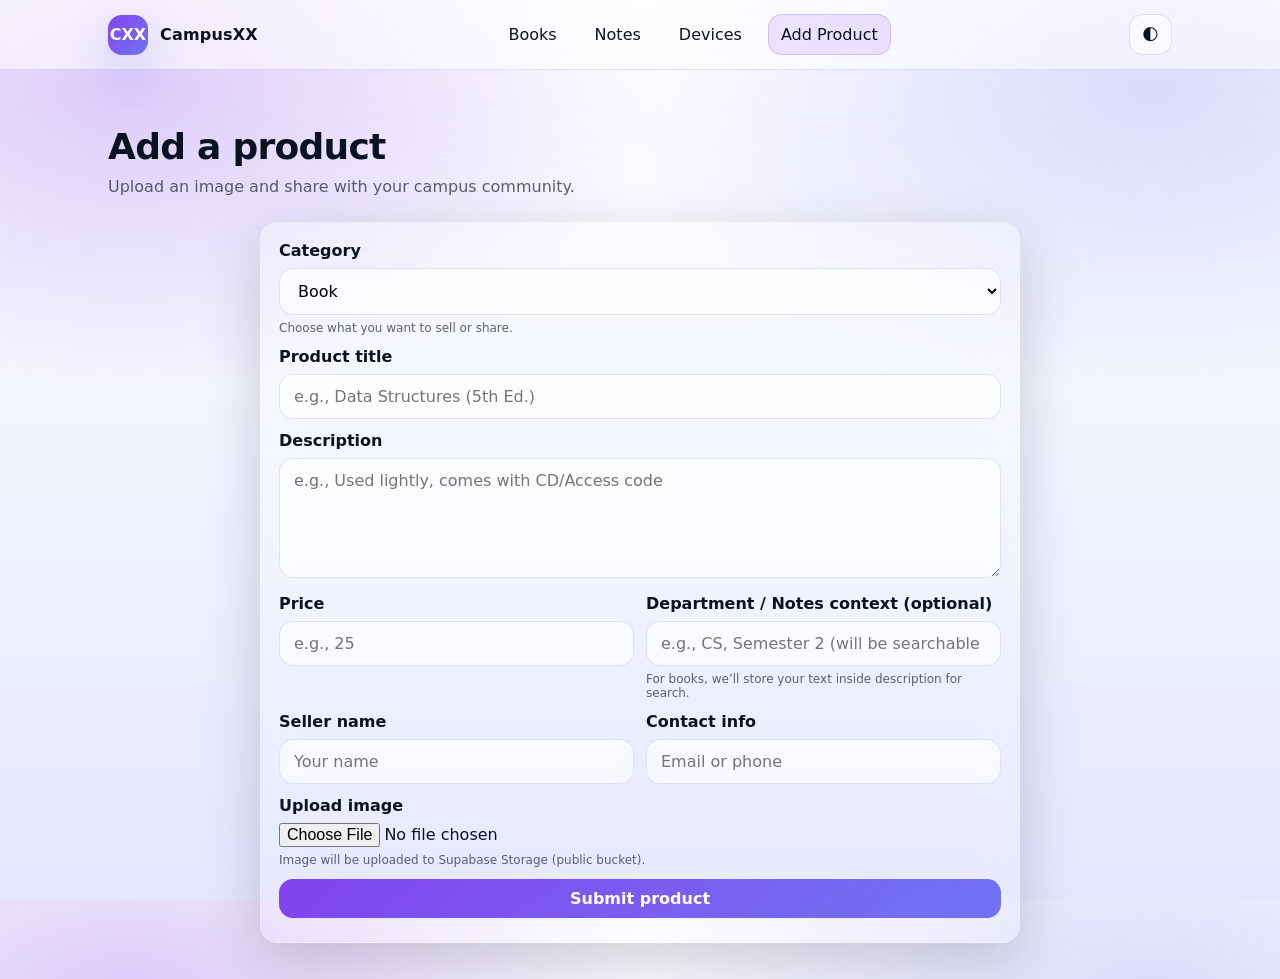
<file: frontend/add.html>
<!doctype html>
<html lang="en">
<head>
  <meta charset="UTF-8" />
  <meta name="viewport" content="width=device-width, initial-scale=1.0" />
  <title>CampusXX — Add Product</title>
  <link rel="stylesheet" href="assets/css/styles.css" />
</head>
<body>
  <header class="navbar">
    <div class="nav-inner">
      <a class="brand" href="index.html">
        <div class="logo">CXX</div>
        <div class="brand-name">CampusXX</div>
      </a>

      <nav class="nav-links">
        <a href="books.html">Books</a>
        <a href="notes.html">Notes</a>
        <a href="devices.html">Devices</a>
        <a href="add.html" style="background: rgba(124,58,237,.12); border:1px solid rgba(124,58,237,.22)">Add Product</a>
      </nav>

      <button class="hamburger" id="hamburger" aria-label="Menu">
        <span style="display:block; width:22px; height:2px; background:#0b1220; margin:4px 0"></span>
        <span style="display:block; width:22px; height:2px; background:#0b1220; margin:4px 0"></span>
        <span style="display:block; width:22px; height:2px; background:#0b1220; margin:4px 0"></span>
      </button>

      <button id="themeToggle" class="btn btn-ghost" style="padding:10px 12px; border-radius:14px;">🌓</button>
    </div>

    <div class="mobile-menu" id="mobileMenu">
      <div class="links">
        <a href="books.html">Books</a>
        <a href="notes.html">Notes</a>
        <a href="devices.html">Devices</a>
        <a href="add.html">Add Product</a>
      </div>
    </div>
  </header>

  <main class="container">
    <section class="hero">
      <h1>Add a product</h1>
      <p>Upload an image and share with your campus community.</p>
    </section>

    <section class="form-wrap">
      <form id="productForm">
        <div class="form-grid">
          <div class="field full">
            <label>Category</label>
            <select id="category" required>
              <option value="book">Book</option>
              <option value="note">Notes</option>
              <option value="device">Device</option>
            </select>
            <div class="help">Choose what you want to sell or share.</div>
          </div>

          <div class="field full">
            <label>Product title</label>
            <input type="text" id="title" required placeholder="e.g., Data Structures (5th Ed.)" />
          </div>

          <div class="field full">
            <label>Description</label>
            <textarea id="description" required placeholder="e.g., Used lightly, comes with CD/Access code" ></textarea>
          </div>

          <div class="field">
            <label>Price</label>
            <input type="number" id="price" required min="0" step="0.01" placeholder="e.g., 25" />
          </div>

          <div class="field">
            <label>Department / Notes context (optional)</label>
            <input type="text" id="deptHint" placeholder="e.g., CS, Semester 2 (will be searchable in books page)" />
            <div class="help">For books, we’ll store your text inside description for search.</div>
          </div>

          <div class="field">
            <label>Seller name</label>
            <input type="text" id="seller_name" required placeholder="Your name" />
          </div>

          <div class="field">
            <label>Contact info</label>
            <input type="text" id="contact" required placeholder="Email or phone" />
          </div>

          <div class="field full">
            <label>Upload image</label>
            <input type="file" id="image" accept="image/*" required />
            <div class="help">Image will be uploaded to Supabase Storage (public bucket).</div>
          </div>

          <!-- Notes-only fields -->
          <div class="field full" id="notesFields" style="display:none">
            <div class="divider"></div>
            <label>Subject name</label>
            <input type="text" id="subject_name" placeholder="e.g., CS Algorithms" />

            <div style="height:10px"></div>
            <label>Notes type</label>
            <input type="text" id="notes_type" placeholder="e.g., Lecture notes / Summary" />

            <div style="height:10px"></div>
            <label>Semester</label>
            <input type="text" id="semester" placeholder="e.g., 1 or Semester 2" />
          </div>

          <!-- Devices-only fields -->
          <div class="field full" id="deviceFields" style="display:none">
            <div class="divider"></div>
            <label>Device type</label>
            <input type="text" id="device_type" placeholder="e.g., Laptop / Calculator / Tablet" />

            <div style="height:10px"></div>
            <label>Condition</label>
            <input type="text" id="condition" placeholder="e.g., Like new / Good / Used" />
          </div>

          <div class="field full">
            <button class="btn btn-primary" id="submitBtn" type="submit" style="width:100%">Submit product</button>
            <div class="help" id="formStatus"></div>
          </div>
        </div>
      </form>
    </section>
  </main>

  <script>
    window.API_BASE_URL = 'API_BASE_URL';
  </script>
  <script type="module" src="assets/js/add.js"></script>
</body>
</html>
</file>
<file: frontend/assets/css/styles.css>
:root{
  --bg1:#ffffff;
  --bg2:#0b1b45;
  --p1:#7c3aed;
  --p2:#6366f1;
  --text:#0b1220;
  --muted:rgba(11,18,32,.65);
  --glass:rgba(255,255,255,.12);
  --glass2:rgba(255,255,255,.18);
  --stroke:rgba(255,255,255,.18);
  --shadow: 0 18px 60px rgba(2,6,23,.18);
  --radius: 18px;
}

*{box-sizing:border-box}
html,body{height:100%}
body{
  margin:0;
  font-family: ui-sans-serif, system-ui, -apple-system, Segoe UI, Roboto, Helvetica, Arial, "Apple Color Emoji","Segoe UI Emoji";
  color:var(--text);
  background:
    radial-gradient(900px 500px at 10% 10%, rgba(124,58,237,.25), transparent 60%),
    radial-gradient(900px 500px at 90% 10%, rgba(99,102,241,.22), transparent 60%),
    linear-gradient(180deg, #ffffff 0%, #f5f7ff 35%, #eef2ff 60%, #e5e7ff 100%);
}

body.dark{
  color:#eef2ff;
  background:
    radial-gradient(900px 500px at 10% 10%, rgba(124,58,237,.35), transparent 60%),
    radial-gradient(900px 500px at 90% 10%, rgba(99,102,241,.28), transparent 60%),
    linear-gradient(180deg, #050a1b 0%, #0b1b45 45%, #070a16 100%);
}

a{color:inherit; text-decoration:none}
button,input,select,textarea{font:inherit}

.container{max-width:1100px; margin:0 auto; padding:18px}

/* Navbar */
.navbar{
  position:sticky; top:0; z-index:50;
  backdrop-filter: blur(14px);
  background: rgba(255,255,255,.55);
  border-bottom:1px solid rgba(99,102,241,.18);
}
body.dark .navbar{
  background: rgba(2,6,23,.35);
  border-bottom:1px solid rgba(255,255,255,.10);
}
.nav-inner{max-width:1100px; margin:0 auto; padding:14px 18px; display:flex; align-items:center; justify-content:space-between; gap:16px}
.brand{display:flex; align-items:center; gap:12px}
.logo{
  width:40px; height:40px; border-radius:14px;
  background: linear-gradient(135deg, rgba(124,58,237,.95), rgba(99,102,241,.9));
  box-shadow: 0 14px 40px rgba(99,102,241,.25);
  display:grid; place-items:center;
  color:white; font-weight:800;
}
.brand-name{font-weight:900; letter-spacing:.2px}
.nav-links{display:flex; gap:14px; align-items:center}
.nav-links a{
  padding:10px 12px;
  border-radius:14px;
  transition: transform .15s ease, background .15s ease;
}
.nav-links a:hover{transform: translateY(-1px); background: rgba(99,102,241,.10)}

.hamburger{display:none; border:none; background:transparent; cursor:pointer; padding:8px; border-radius:14px}
.hamburger:focus{outline:2px solid rgba(124,58,237,.35)}

@media (max-width: 720px){
  .nav-links{display:none}
  .hamburger{display:inline-flex}
}

.mobile-menu{
  display:none;
  padding:0 18px 14px;
}
.mobile-menu.open{display:block}
.mobile-menu .links{display:flex; flex-direction:column; gap:10px}
.mobile-menu a{padding:10px 12px; border-radius:14px; background: rgba(255,255,255,.45)}
body.dark .mobile-menu a{background: rgba(2,6,23,.25)}

/* Hero */
.hero{
  margin-top:14px;
  padding:24px 0 8px;
}
.hero h1{margin:0; font-size:clamp(24px, 3vw, 36px); letter-spacing:-.02em}
.hero p{margin:10px 0 0; color:var(--muted)}

/* Controls */
.controls{
  margin:18px 0;
  display:flex; gap:12px; align-items:center; flex-wrap:wrap;
}
.search{
  flex:1;
  min-width:240px;
  display:flex; gap:10px; align-items:center;
  padding:12px 14px;
  border-radius: 999px;
  background: rgba(255,255,255,.62);
  border:1px solid rgba(99,102,241,.18);
  backdrop-filter: blur(14px);
}
body.dark .search{background: rgba(2,6,23,.30)}
.search input{
  border:none; outline:none; background:transparent; width:100%;
}

.select{
  padding:12px 14px;
  border-radius:999px;
  background: rgba(255,255,255,.62);
  border:1px solid rgba(99,102,241,.18);
  backdrop-filter: blur(14px);
}
body.dark .select{background: rgba(2,6,23,.30)}

/* Cards */
.grid{display:grid; gap:14px; grid-template-columns: repeat(12, 1fr)}
.card{
  grid-column: span 4;
  background: linear-gradient(180deg, rgba(255,255,255,.28), rgba(255,255,255,.10));
  border:1px solid rgba(255,255,255,.22);
  border-radius: var(--radius);
  box-shadow: var(--shadow);
  backdrop-filter: blur(18px);
  overflow:hidden;
  transform: translateY(0);
  transition: transform .18s ease, box-shadow .18s ease, border-color .18s ease;
}
body.dark .card{background: linear-gradient(180deg, rgba(255,255,255,.10), rgba(255,255,255,.05));}
.card:hover{transform: translateY(-3px); border-color: rgba(124,58,237,.42); box-shadow: 0 22px 70px rgba(124,58,237,.18)}

@media (max-width: 980px){.card{grid-column: span 6}}
@media (max-width: 640px){.card{grid-column: span 12}}

.card-media{height:190px; display:flex; align-items:center; justify-content:center; background: rgba(255,255,255,.15)}
.card-media img{max-width:100%; max-height:100%; object-fit: cover;}

.card-body{padding:14px}
.card-title{font-weight:900; margin:0; font-size:16px; line-height:1.25}
.card-meta{margin-top:10px; color:var(--muted)}
.row{display:flex; align-items:center; justify-content:space-between; gap:12px}
.price{font-weight:900; color: rgba(124,58,237,.95)}

.card-actions{padding:0 14px 14px; display:flex; gap:10px; flex-wrap:wrap}
.btn{
  border:none;
  cursor:pointer;
  padding:10px 12px;
  border-radius: 14px;
  font-weight:800;
  transition: transform .15s ease, filter .15s ease;
}
.btn:active{transform: translateY(1px)}
.btn-primary{background: linear-gradient(135deg, rgba(124,58,237,.95), rgba(99,102,241,.9)); color:white;}
.btn-ghost{background: rgba(255,255,255,.58); border:1px solid rgba(99,102,241,.18); color:#0b1220}
body.dark .btn-ghost{background: rgba(2,6,23,.30); color:#eef2ff}

/* Loading + toast */
.spinner{
  width:26px; height:26px; border-radius:50%;
  border:3px solid rgba(124,58,237,.25);
  border-top-color: rgba(124,58,237,.95);
  animation: spin .8s linear infinite;
}
@keyframes spin{to{transform: rotate(360deg)}}

.toast-wrap{
  position: fixed; right: 14px; bottom: 14px; z-index: 1000;
  display:flex; flex-direction:column; gap:10px;
}
.toast{
  padding:12px 14px;
  border-radius:16px;
  backdrop-filter: blur(14px);
  border:1px solid rgba(255,255,255,.22);
  background: rgba(255,255,255,.70);
  box-shadow: 0 18px 60px rgba(2,6,23,.18);
  min-width: 260px;
  animation: pop .18s ease;
}
body.dark .toast{background: rgba(2,6,23,.35)}
@keyframes pop{from{transform: translateY(8px); opacity:.0} to{transform: translateY(0); opacity:1}}
.toast strong{display:block}
.toast small{color:var(--muted)}

/* Forms */
.form-wrap{
  max-width: 760px;
  margin: 18px auto;
  background: linear-gradient(180deg, rgba(255,255,255,.26), rgba(255,255,255,.10));
  border:1px solid rgba(255,255,255,.22);
  border-radius: var(--radius);
  box-shadow: var(--shadow);
  backdrop-filter: blur(18px);
  padding: 18px;
}
.form-grid{display:grid; grid-template-columns: repeat(12,1fr); gap:12px}
.field{grid-column: span 6}
.field.full{grid-column: span 12}
@media (max-width: 720px){.field{grid-column: span 12}}

label{display:block; font-weight:900; margin-bottom:8px}
input[type="text"], input[type="number"], textarea, select{
  width:100%;
  padding:12px 14px;
  border-radius: 14px;
  border:1px solid rgba(99,102,241,.18);
  background: rgba(255,255,255,.62);
  backdrop-filter: blur(14px);
  outline:none;
}
body.dark input[type="text"],
body.dark input[type="number"],
body.dark textarea,
body.dark select{
  background: rgba(2,6,23,.30);
  color:#eef2ff;
}
textarea{min-height:120px; resize:vertical}

.help{color:var(--muted); font-size: 12px; margin-top:6px}

.divider{height:1px; background: rgba(99,102,241,.18); margin: 14px 0}

/* Empty */
.empty{
  grid-column: 1 / -1;
  padding: 22px;
  border-radius: var(--radius);
  border: 1px dashed rgba(124,58,237,.35);
  background: rgba(255,255,255,.25);
  display:flex;
  align-items:center;
  justify-content:center;
  gap:18px;
}
body.dark .empty{background: rgba(2,6,23,.22)}
.empty h3{margin:0}
.empty p{margin:6px 0 0; color:var(--muted)}

.fade-in{animation: fadeIn .18s ease}
@keyframes fadeIn{from{opacity:0} to{opacity:1}}
</file>
